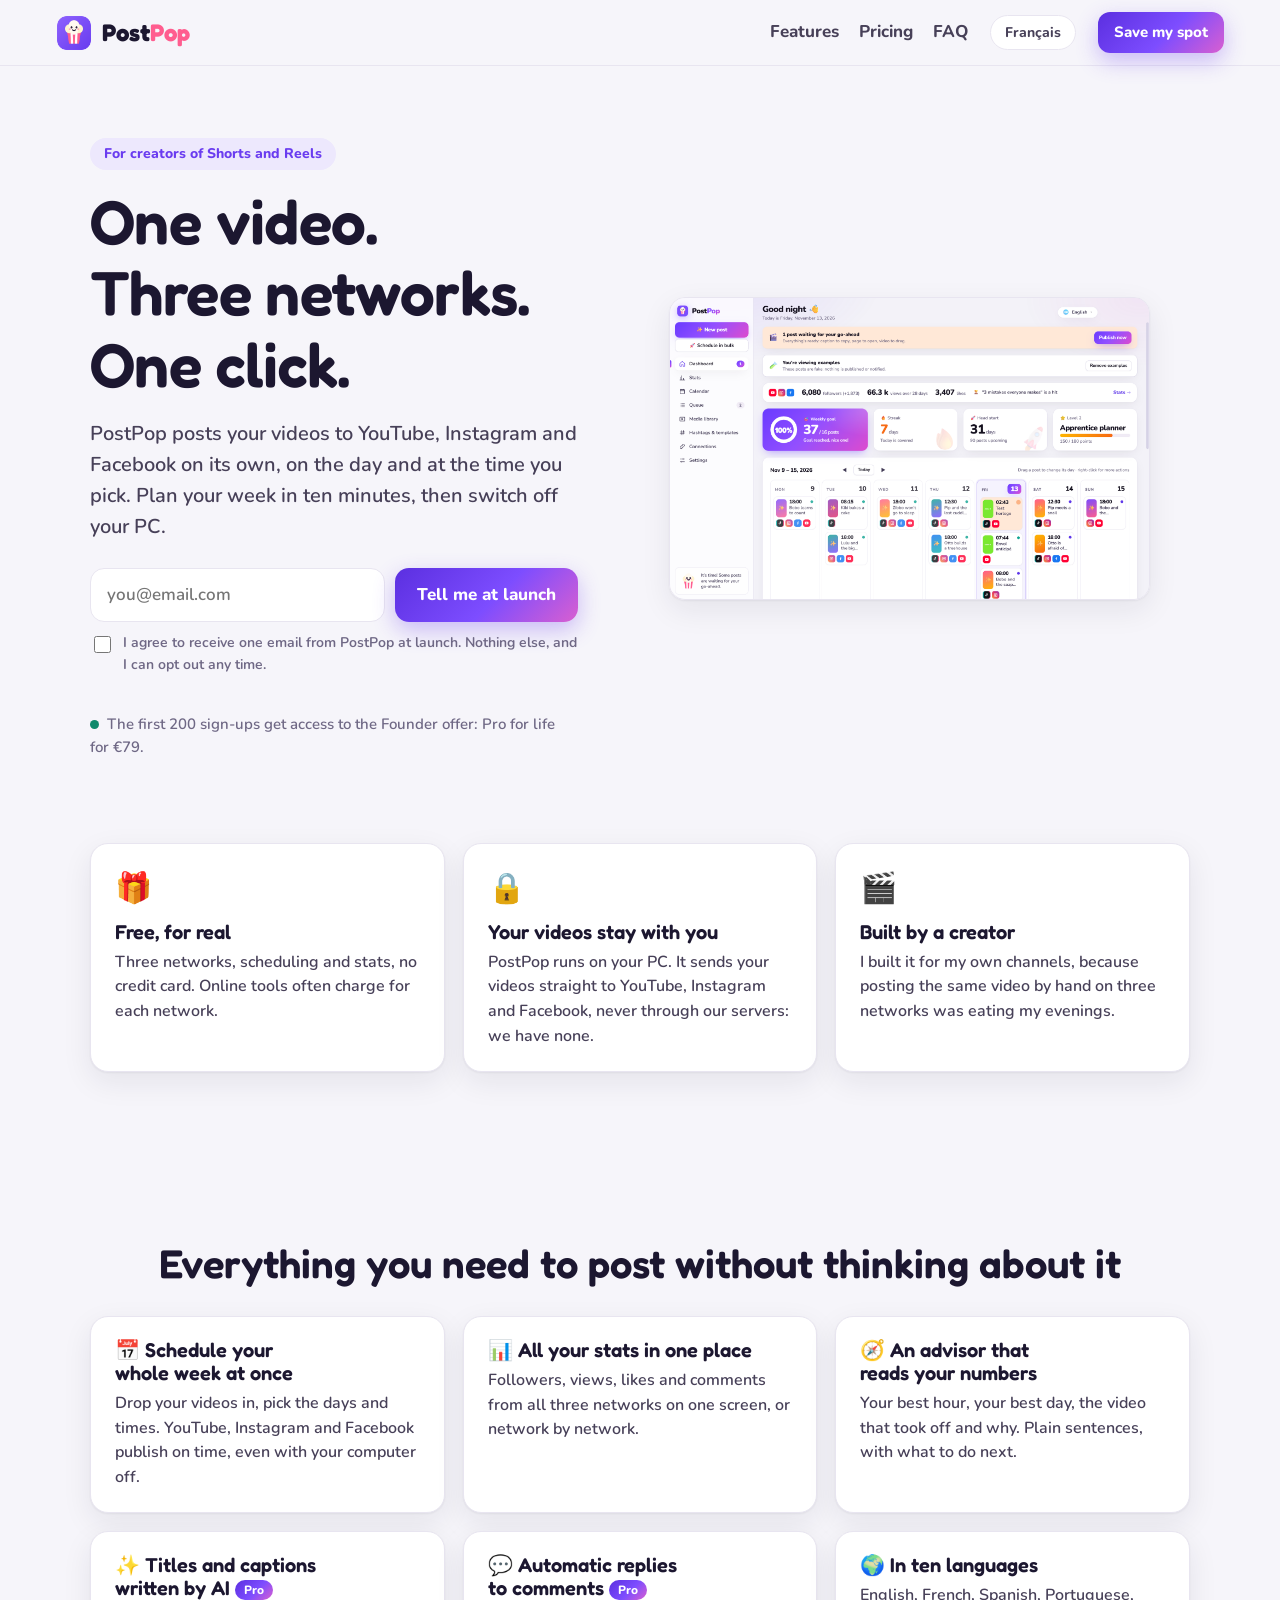
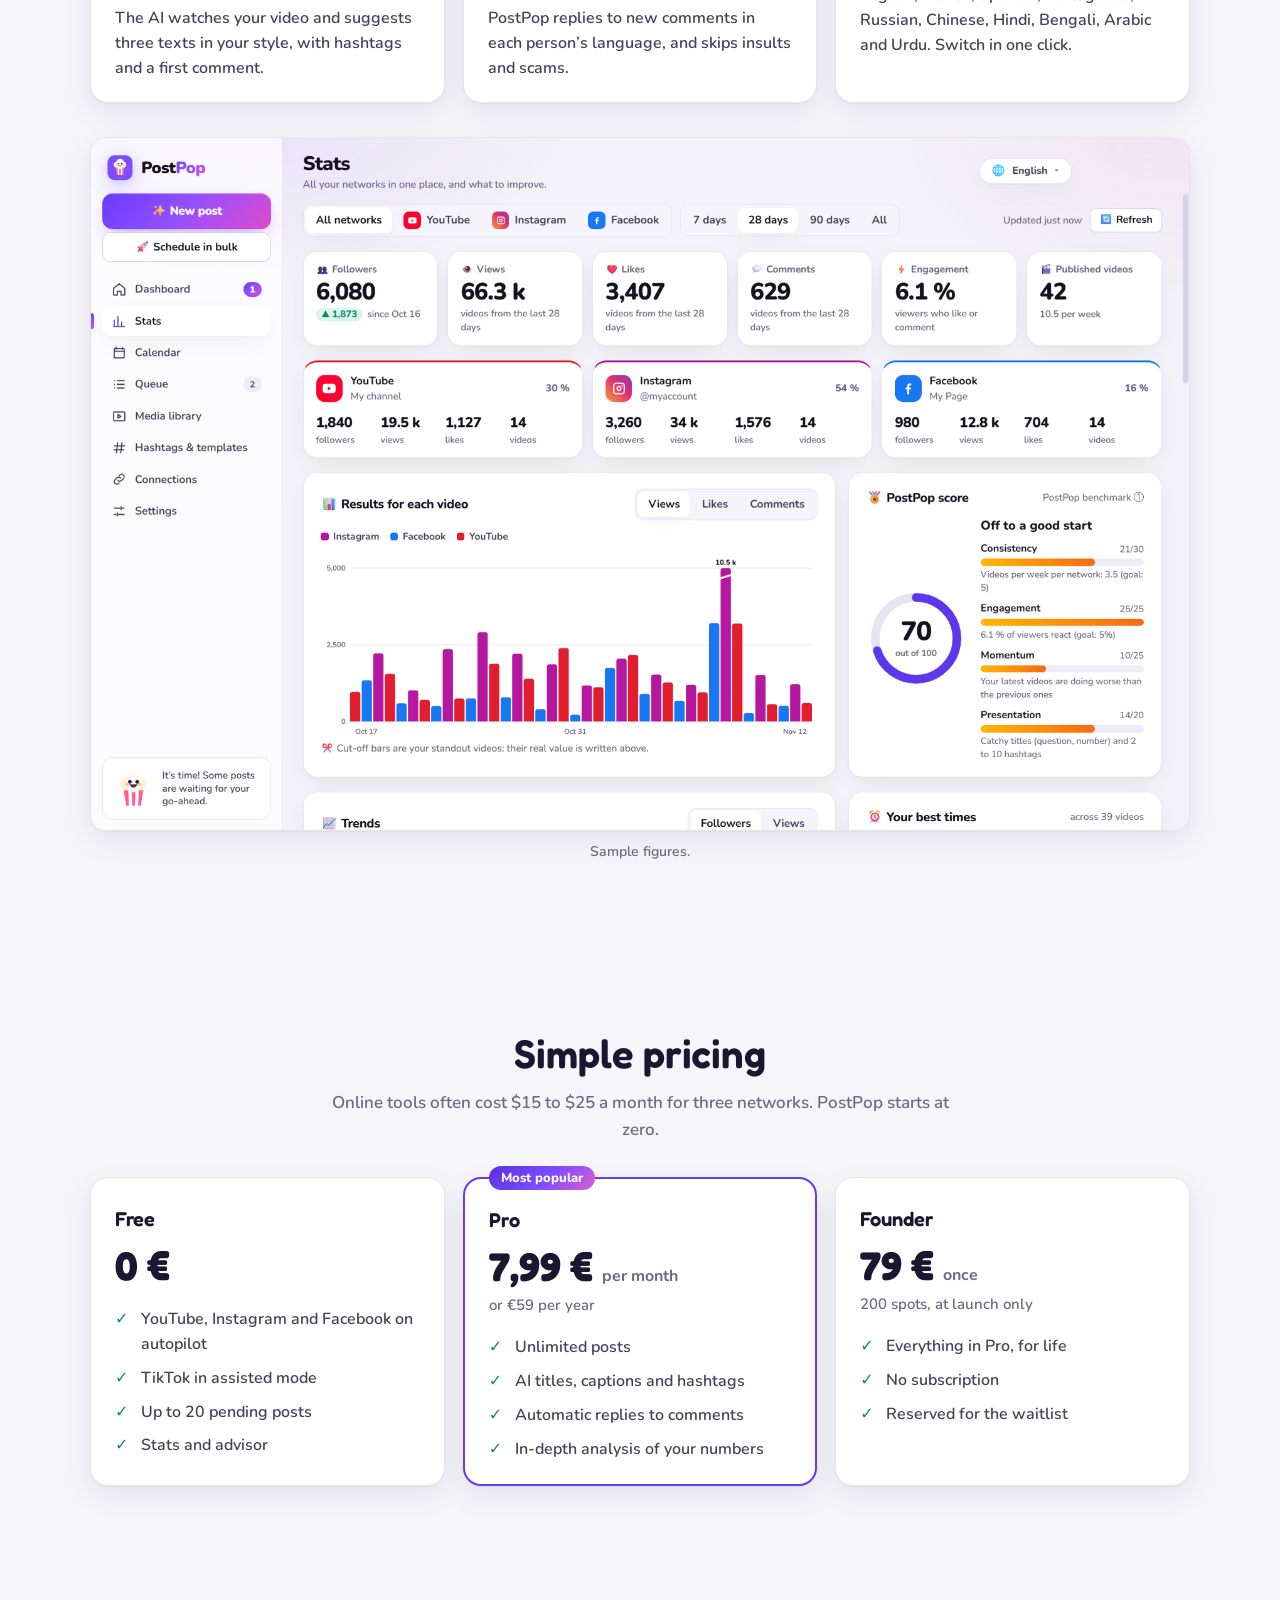
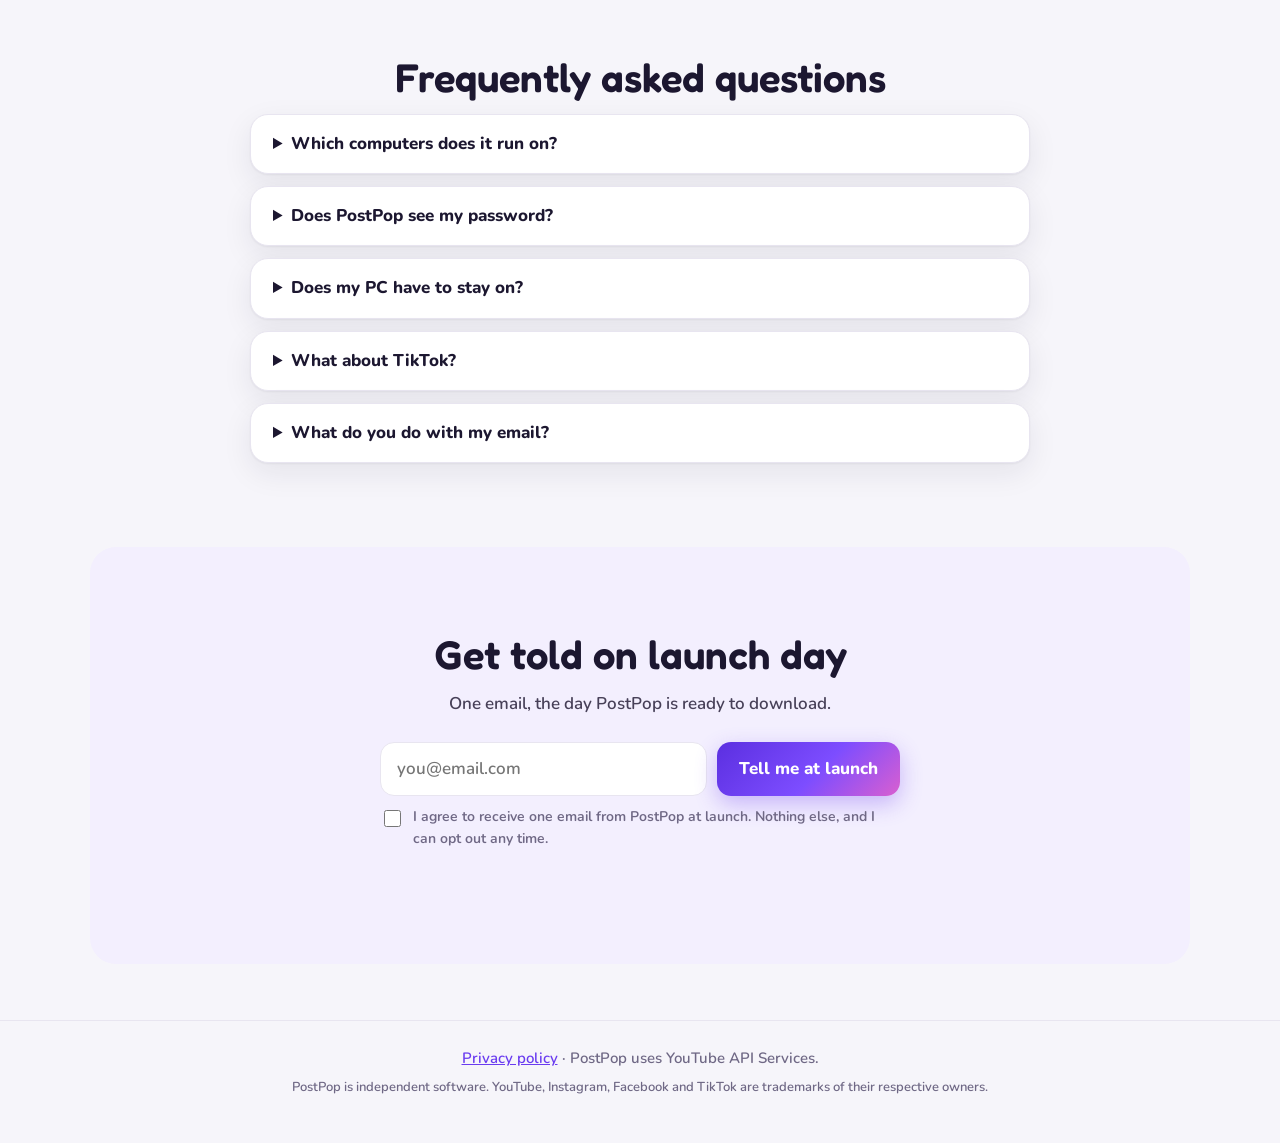
<file: index.html>
<!doctype html>
<html lang="fr">
<head>
<meta charset="utf-8">
<meta name="viewport" content="width=device-width, initial-scale=1">
<title>PostPop : une vidéo, trois réseaux, un clic</title>
<meta name="description" content="PostPop publie tes Shorts et tes Reels sur YouTube, Instagram et Facebook, tout seul, à l'heure que tu choisis. Gratuit, pour Windows.">
<link rel="icon" href="img/icone.png">
<link rel="stylesheet" href="style.css">
</head>
<body>
<header class="top">
  <a class="brand" href="#"><img src="img/icone.png" alt="" width="36" height="36"><span>Post<b>Pop</b></span></a>
  <nav>
    <a href="#fonctions" data-t="nav.features">Fonctions</a>
    <a href="#prix" data-t="nav.pricing">Prix</a>
    <a href="#questions" data-t="nav.faq">Questions</a>
  </nav>
  <button class="lang" id="lang" type="button" aria-label="Changer de langue / Change language">English</button>
  <a class="btn primary small cta" href="#inscription" data-t="nav.cta">Je veux ma place</a>
</header>

<main>
<section class="hero">
  <div class="hero-text">
    <p class="tag" data-t="hero.tag">Pour les créateurs de Shorts et de Reels</p>
    <h1 data-t="hero.title">Une vidéo. Trois réseaux. Un clic.</h1>
    <p class="lead" data-t="hero.lead">PostPop publie tes vidéos sur YouTube, Instagram et Facebook, tout seul, au jour et à l'heure que tu choisis. Tu prépares ta semaine en dix minutes, puis tu éteins ton PC.</p>
    <form class="join" data-form novalidate>
      <label class="sr" for="email-1" data-t="form.label">Ton adresse e-mail</label>
      <input id="email-1" name="email" type="email" autocomplete="email" required placeholder="ton@email.fr" data-tp="form.placeholder">
      <input class="hp" name="site" type="text" tabindex="-1" autocomplete="off" aria-hidden="true">
      <button class="btn primary" type="submit" data-t="form.button">Prévenez-moi au lancement</button>
      <label class="consent"><input name="consent" type="checkbox" required> <span data-t="form.consent">J'accepte de recevoir un e-mail de PostPop pour le lancement. Rien d'autre, et je peux me retirer quand je veux.</span></label>
      <p class="form-msg" role="status" aria-live="polite"></p>
    </form>
    <p class="hint"><span class="dot"></span> <span data-t="hero.founder">Les 200 premiers inscrits auront accès à l'offre Fondateur : Pro à vie pour 79 €.</span> <b class="left" data-left hidden></b></p>
  </div>
  <figure class="hero-shot">
    <img src="img/tableau-de-bord-fr.png" data-img="tableau-de-bord" alt="Le tableau de bord de PostPop : la semaine de publications, réseau par réseau" width="1750" height="1102">
  </figure>
</section>

<section class="trio">
  <article><span class="ico">🎁</span><h3 data-t="trio.1.t">Gratuit pour de vrai</h3><p data-t="trio.1.p">Trois réseaux, la programmation et les statistiques, sans carte bancaire. Les outils en ligne font souvent payer chaque réseau.</p></article>
  <article><span class="ico">🔒</span><h3 data-t="trio.2.t">Tes vidéos restent chez toi</h3><p data-t="trio.2.p">PostPop tourne sur ton PC. Il envoie tes vidéos directement à YouTube, Instagram et Facebook, sans passer par nos serveurs : nous n'en avons pas.</p></article>
  <article><span class="ico">🎬</span><h3 data-t="trio.3.t">Fait par un créateur</h3><p data-t="trio.3.p">Je l'ai construit pour mes propres chaînes, parce que publier la même vidéo à la main sur trois réseaux me prenait mes soirées.</p></article>
</section>

<section id="fonctions" class="features">
  <h2 data-t="feat.title">Tout ce qu'il faut pour publier sans y penser</h2>
  <div class="grid">
    <article><h3 data-t="feat.1.t">📅 Programme ta semaine d'un coup</h3><p data-t="feat.1.p">Glisse tes vidéos, choisis les jours et les heures. YouTube, Instagram et Facebook publient à l'heure dite, même ordinateur éteint.</p></article>
    <article><h3 data-t="feat.2.t">📊 Toutes tes statistiques au même endroit</h3><p data-t="feat.2.p">Abonnés, vues, j'aime et commentaires des trois réseaux réunis sur un seul écran, ou réseau par réseau.</p></article>
    <article><h3 data-t="feat.3.t">🧭 Un conseiller qui lit tes chiffres</h3><p data-t="feat.3.p">Ta meilleure heure, ton meilleur jour, la vidéo qui cartonne et pourquoi. Des phrases simples, avec quoi faire ensuite.</p></article>
    <article><h3><span data-t="feat.4.t">✨ Titres et légendes écrits par l'IA</span> <em class="pro">Pro</em></h3><p data-t="feat.4.p">L'IA regarde ta vidéo et propose trois textes dans ton style, avec les hashtags et le premier commentaire.</p></article>
    <article><h3><span data-t="feat.5.t">💬 Réponses automatiques aux commentaires</span> <em class="pro">Pro</em></h3><p data-t="feat.5.p">PostPop répond à tes nouveaux commentaires dans la langue de chacun, et laisse de côté les insultes et les arnaques.</p></article>
    <article><h3 data-t="feat.6.t">🌍 En dix langues</h3><p data-t="feat.6.p">Français, anglais, espagnol, portugais, russe, chinois, hindi, bengali, arabe et ourdou. Tu changes d'un clic.</p></article>
  </div>
  <figure class="wide-shot">
    <img src="img/statistiques-fr.png" data-img="statistiques" alt="L'écran Statistiques de PostPop : chiffres clés, résultat de chaque vidéo et note sur 100" width="1750" height="1102" loading="lazy">
    <figcaption data-t="feat.caption">Chiffres d'exemple.</figcaption>
  </figure>
</section>

<section id="prix" class="pricing">
  <h2 data-t="price.title">Des prix simples</h2>
  <p class="sub" data-t="price.sub">Les outils en ligne coûtent souvent 15 à 25 $ par mois pour trois réseaux. PostPop commence à zéro.</p>
  <div class="plans">
    <article class="plan">
      <h3 data-t="price.free.t">Gratuit</h3>
      <p class="amount">0 €</p>
      <ul>
        <li data-t="price.free.1">YouTube, Instagram et Facebook en automatique</li>
        <li data-t="price.free.2">TikTok en mode assisté</li>
        <li data-t="price.free.3">Jusqu'à 20 publications en attente</li>
        <li data-t="price.free.4">Statistiques et conseiller</li>
      </ul>
    </article>
    <article class="plan best">
      <p class="ribbon" data-t="price.pro.ribbon">Le plus choisi</p>
      <h3>Pro</h3>
      <p class="amount">7,99 € <small data-t="price.pro.per">par mois</small></p>
      <p class="or" data-t="price.pro.or">ou 59 € par an</p>
      <ul>
        <li data-t="price.pro.1">Publications sans limite</li>
        <li data-t="price.pro.2">Titres, légendes et hashtags par l'IA</li>
        <li data-t="price.pro.3">Réponses automatiques aux commentaires</li>
        <li data-t="price.pro.4">Analyse approfondie de tes chiffres</li>
      </ul>
    </article>
    <article class="plan">
      <h3 data-t="price.founder.t">Fondateur</h3>
      <p class="amount">79 € <small data-t="price.founder.per">une fois</small></p>
      <p class="or" data-t="price.founder.or">200 places, au lancement seulement</p>
      <ul>
        <li data-t="price.founder.1">Tout Pro, à vie</li>
        <li data-t="price.founder.2">Aucun abonnement</li>
        <li data-t="price.founder.3">Réservé aux inscrits de la liste d'attente</li>
      </ul>
    </article>
  </div>
</section>

<section id="questions" class="faq">
  <h2 data-t="faq.title">Questions fréquentes</h2>
  <details><summary data-t="faq.1.q">Sur quel ordinateur ça marche ?</summary><p data-t="faq.1.a">Windows 10 et Windows 11. Pas encore de version Mac.</p></details>
  <details><summary data-t="faq.2.q">Est-ce que PostPop voit mon mot de passe ?</summary><p data-t="faq.2.a">Non. Tu te connectes sur les pages officielles de Google et de Meta, et PostPop reçoit seulement l'autorisation de publier. Tu peux la retirer quand tu veux.</p></details>
  <details><summary data-t="faq.3.q">Mon PC doit-il rester allumé ?</summary><p data-t="faq.3.a">Non pour YouTube et Facebook : ils gardent ta vidéo et la publient à l'heure. Pour Instagram, un petit relais gratuit sur ton propre compte Google s'en charge.</p></details>
  <details><summary data-t="faq.4.q">Et TikTok ?</summary><p data-t="faq.4.a">TikTok ne laisse pas un petit logiciel publier à ta place. PostPop te prévient à l'heure, copie ta légende et ouvre la bonne page : vingt secondes à la main.</p></details>
  <details><summary data-t="faq.5.q">Que faites-vous de mon e-mail ?</summary><p data-t="faq.5.a">Il sert à une seule chose : te prévenir du lancement. Il n'est ni vendu ni partagé, et tu peux le faire supprimer à tout moment. Le détail est dans les règles de confidentialité.</p></details>
</section>

<section id="inscription" class="final">
  <h2 data-t="final.title">Sois prévenu le jour du lancement</h2>
  <p data-t="final.sub">Un seul e-mail, le jour où PostPop est prêt à être téléchargé.</p>
  <form class="join center" data-form novalidate>
    <label class="sr" for="email-2" data-t="form.label">Ton adresse e-mail</label>
    <input id="email-2" name="email" type="email" autocomplete="email" required placeholder="ton@email.fr" data-tp="form.placeholder">
    <input class="hp" name="site" type="text" tabindex="-1" autocomplete="off" aria-hidden="true">
    <button class="btn primary" type="submit" data-t="form.button">Prévenez-moi au lancement</button>
    <label class="consent"><input name="consent" type="checkbox" required> <span data-t="form.consent">J'accepte de recevoir un e-mail de PostPop pour le lancement. Rien d'autre, et je peux me retirer quand je veux.</span></label>
    <p class="form-msg" role="status" aria-live="polite"></p>
  </form>
</section>
</main>

<footer>
  <p><a href="confidentialite.html" data-t="foot.privacy">Règles de confidentialité</a> · <span data-t="foot.api">PostPop utilise les services d'API YouTube.</span></p>
  <p class="small" data-t="foot.legal">PostPop est un logiciel indépendant. YouTube, Instagram, Facebook et TikTok sont des marques de leurs propriétaires respectifs.</p>
  <p class="small" data-legal></p>
</footer>

<script src="config.js"></script>
<script src="app.js"></script>
</body>
</html>
</file>
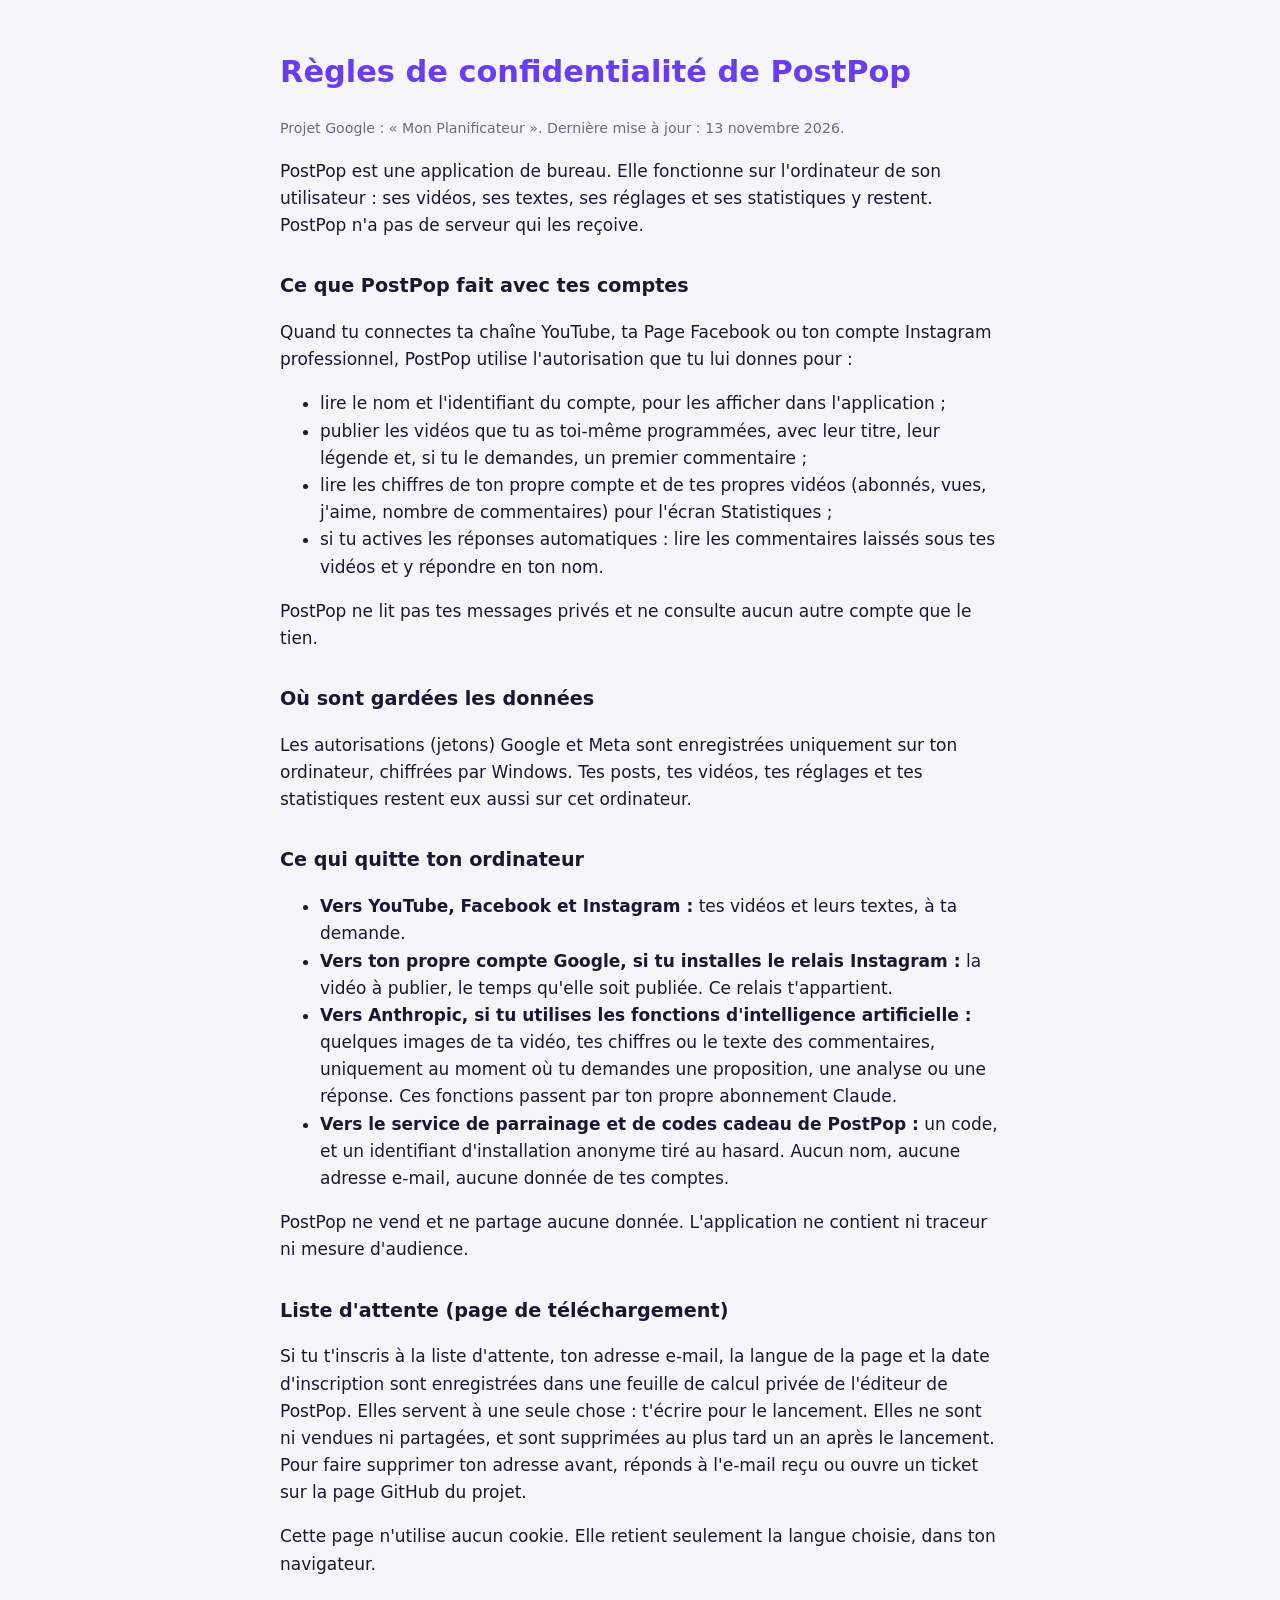
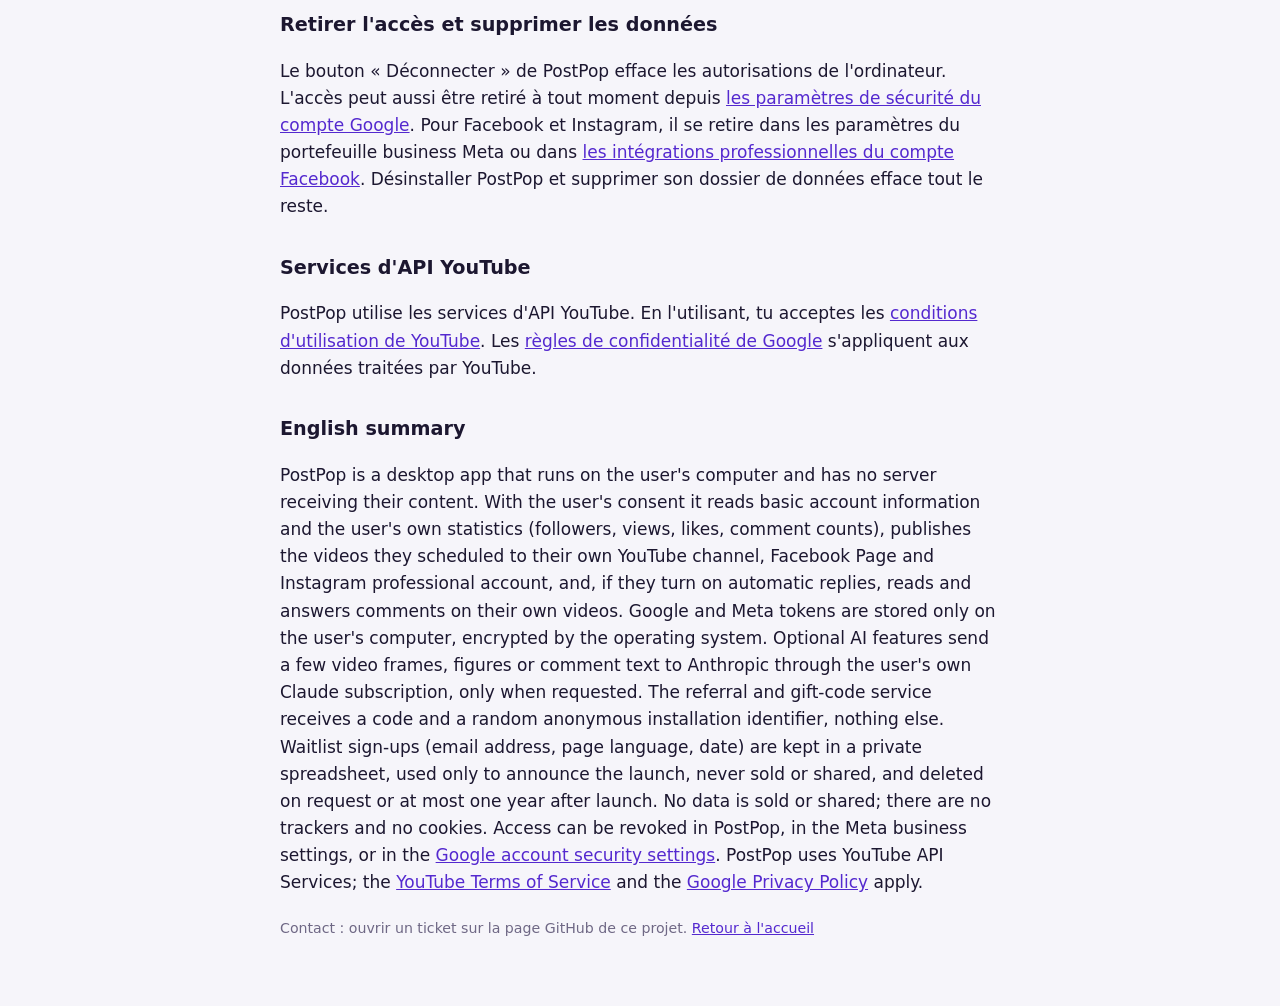
<file: confidentialite.html>
<!doctype html>
<html lang="fr">
<head>
<meta charset="utf-8">
<meta name="viewport" content="width=device-width, initial-scale=1">
<title>PostPop : règles de confidentialité</title>
<link rel="icon" href="img/icone.png">
<style>
body{margin:0;font:17px/1.6 system-ui,sans-serif;background:#f6f5fa;color:#1c1730}
main{max-width:720px;margin:0 auto;padding:48px 20px}
h1{font-size:1.9rem;margin:0 0 4px;color:#6a3cf0}
h2{font-size:1.2rem;margin-top:32px}
a{color:#5429cf}
small{color:#6f6885}
@media (prefers-color-scheme: dark){body{background:#14111c;color:#f4f1fb}h1{color:#a586ff}a{color:#a586ff}small{color:#a59dba}}
</style>
</head>
<body>
<main>
<h1>Règles de confidentialité de PostPop</h1>
<p><small>Projet Google : « Mon Planificateur ». Dernière mise à jour : 13 novembre 2026.</small></p>
<p>PostPop est une application de bureau. Elle fonctionne sur l'ordinateur de son utilisateur : ses vidéos, ses textes, ses réglages et ses statistiques y restent. PostPop n'a pas de serveur qui les reçoive.</p>

<h2>Ce que PostPop fait avec tes comptes</h2>
<p>Quand tu connectes ta chaîne YouTube, ta Page Facebook ou ton compte Instagram professionnel, PostPop utilise l'autorisation que tu lui donnes pour :</p>
<ul>
<li>lire le nom et l'identifiant du compte, pour les afficher dans l'application ;</li>
<li>publier les vidéos que tu as toi-même programmées, avec leur titre, leur légende et, si tu le demandes, un premier commentaire ;</li>
<li>lire les chiffres de ton propre compte et de tes propres vidéos (abonnés, vues, j'aime, nombre de commentaires) pour l'écran Statistiques ;</li>
<li>si tu actives les réponses automatiques : lire les commentaires laissés sous tes vidéos et y répondre en ton nom.</li>
</ul>
<p>PostPop ne lit pas tes messages privés et ne consulte aucun autre compte que le tien.</p>

<h2>Où sont gardées les données</h2>
<p>Les autorisations (jetons) Google et Meta sont enregistrées uniquement sur ton ordinateur, chiffrées par Windows. Tes posts, tes vidéos, tes réglages et tes statistiques restent eux aussi sur cet ordinateur.</p>

<h2>Ce qui quitte ton ordinateur</h2>
<ul>
<li><b>Vers YouTube, Facebook et Instagram :</b> tes vidéos et leurs textes, à ta demande.</li>
<li><b>Vers ton propre compte Google, si tu installes le relais Instagram :</b> la vidéo à publier, le temps qu'elle soit publiée. Ce relais t'appartient.</li>
<li><b>Vers Anthropic, si tu utilises les fonctions d'intelligence artificielle :</b> quelques images de ta vidéo, tes chiffres ou le texte des commentaires, uniquement au moment où tu demandes une proposition, une analyse ou une réponse. Ces fonctions passent par ton propre abonnement Claude.</li>
<li><b>Vers le service de parrainage et de codes cadeau de PostPop :</b> un code, et un identifiant d'installation anonyme tiré au hasard. Aucun nom, aucune adresse e-mail, aucune donnée de tes comptes.</li>
</ul>
<p>PostPop ne vend et ne partage aucune donnée. L'application ne contient ni traceur ni mesure d'audience.</p>

<h2>Liste d'attente (page de téléchargement)</h2>
<p>Si tu t'inscris à la liste d'attente, ton adresse e-mail, la langue de la page et la date d'inscription sont enregistrées dans une feuille de calcul privée de l'éditeur de PostPop. Elles servent à une seule chose : t'écrire pour le lancement. Elles ne sont ni vendues ni partagées, et sont supprimées au plus tard un an après le lancement. Pour faire supprimer ton adresse avant, réponds à l'e-mail reçu ou ouvre un ticket sur la page GitHub du projet.</p>
<p>Cette page n'utilise aucun cookie. Elle retient seulement la langue choisie, dans ton navigateur.</p>

<h2>Retirer l'accès et supprimer les données</h2>
<p>Le bouton « Déconnecter » de PostPop efface les autorisations de l'ordinateur. L'accès peut aussi être retiré à tout moment depuis <a href="https://myaccount.google.com/permissions">les paramètres de sécurité du compte Google</a>. Pour Facebook et Instagram, il se retire dans les paramètres du portefeuille business Meta ou dans <a href="https://www.facebook.com/settings?tab=business_tools">les intégrations professionnelles du compte Facebook</a>. Désinstaller PostPop et supprimer son dossier de données efface tout le reste.</p>

<h2>Services d'API YouTube</h2>
<p>PostPop utilise les services d'API YouTube. En l'utilisant, tu acceptes les <a href="https://www.youtube.com/t/terms">conditions d'utilisation de YouTube</a>. Les <a href="https://policies.google.com/privacy">règles de confidentialité de Google</a> s'appliquent aux données traitées par YouTube.</p>

<h2>English summary</h2>
<p>PostPop is a desktop app that runs on the user's computer and has no server receiving their content. With the user's consent it reads basic account information and the user's own statistics (followers, views, likes, comment counts), publishes the videos they scheduled to their own YouTube channel, Facebook Page and Instagram professional account, and, if they turn on automatic replies, reads and answers comments on their own videos. Google and Meta tokens are stored only on the user's computer, encrypted by the operating system. Optional AI features send a few video frames, figures or comment text to Anthropic through the user's own Claude subscription, only when requested. The referral and gift-code service receives a code and a random anonymous installation identifier, nothing else. Waitlist sign-ups (email address, page language, date) are kept in a private spreadsheet, used only to announce the launch, never sold or shared, and deleted on request or at most one year after launch. No data is sold or shared; there are no trackers and no cookies. Access can be revoked in PostPop, in the Meta business settings, or in the <a href="https://myaccount.google.com/permissions">Google account security settings</a>. PostPop uses YouTube API Services; the <a href="https://www.youtube.com/t/terms">YouTube Terms of Service</a> and the <a href="https://policies.google.com/privacy">Google Privacy Policy</a> apply.</p>
<p><small>Contact : ouvrir un ticket sur la page GitHub de ce projet. <a href="index.html">Retour à l'accueil</a></small></p>
</main>
</body>
</html>
</file>
<file: style.css>
/* Page de téléchargement de PostPop. Mêmes couleurs et mêmes polices que l'application ; aucune ressource
   chargée depuis un autre site (polices et images sont dans ce dossier). */

@font-face { font-family: 'Fredoka'; src: url('fonts/fredoka-latin-wght-normal.woff2') format('woff2-variations'); font-weight: 300 700; font-display: swap; }
@font-face { font-family: 'Nunito'; src: url('fonts/nunito-latin-wght-normal.woff2') format('woff2-variations'); font-weight: 200 1000; font-display: swap; }

:root {
  --bg: #f6f5fa; --surface: #ffffff; --ink: #1c1730; --ink-2: #474058; --muted: #6f6885; --line: #e8e5f0;
  --primary: #6a3cf0; --primary-deep: #5429cf; --pink: #ff5d8f; --good: #0f8a6c; --red: #c9353a;
  --grad: linear-gradient(135deg, #5b2fe0, #7d4dff 55%, #d95fd0);
  --shadow: 0 1px 2px rgba(28, 23, 48, 0.05), 0 10px 30px rgba(28, 23, 48, 0.08);
}
@media (prefers-color-scheme: dark) {
  :root { --bg: #14111c; --surface: #1e1a2a; --ink: #f4f1fb; --ink-2: #cfc8e0; --muted: #a59dba; --line: #2e283e; --primary: #a586ff; --primary-deep: #7c5ce0; --good: #45d3a8; --red: #ff7a7f; --shadow: 0 10px 30px rgba(0, 0, 0, 0.35); }
}

* { box-sizing: border-box; }
html { scroll-behavior: smooth; }
body { margin: 0; font: 600 17px/1.55 'Nunito', 'Segoe UI', system-ui, sans-serif; color: var(--ink); background: var(--bg); -webkit-font-smoothing: antialiased; }
h1, h2, h3 { font-family: 'Fredoka', 'Segoe UI', system-ui, sans-serif; font-weight: 600; margin: 0; line-height: 1.15; text-wrap: balance; }
p { margin: 0; }
a { color: var(--primary); }
img { max-width: 100%; height: auto; display: block; }
.sr { position: absolute; width: 1px; height: 1px; overflow: hidden; clip-path: inset(50%); }
:focus-visible { outline: 3px solid var(--primary); outline-offset: 3px; border-radius: 8px; }

.top { position: sticky; top: 0; z-index: 5; display: flex; align-items: center; gap: 22px; padding: 12px clamp(16px, 5vw, 56px); background: color-mix(in srgb, var(--bg) 88%, transparent); backdrop-filter: blur(10px); border-bottom: 1px solid var(--line); }
.brand { display: flex; align-items: center; gap: 10px; text-decoration: none; color: var(--ink); font: 700 24px 'Fredoka', sans-serif; }
.brand b { color: var(--pink); }
.brand img { border-radius: 10px; }
.top nav { display: flex; gap: 20px; margin-left: auto; }
.top nav a { color: var(--ink-2); text-decoration: none; font-weight: 750; }
.top nav a:hover { color: var(--primary); }
.lang { border: 1px solid var(--line); background: var(--surface); color: var(--ink-2); border-radius: 99px; padding: 6px 14px; font: inherit; font-size: 14px; font-weight: 750; cursor: pointer; }

.btn { display: inline-flex; align-items: center; justify-content: center; border: 0; border-radius: 14px; padding: 13px 22px; font: inherit; font-weight: 800; cursor: pointer; text-decoration: none; white-space: nowrap; }
.btn.primary { background: var(--grad); color: #fff; box-shadow: 0 8px 22px rgba(106, 60, 240, 0.32); }
.btn.primary:hover { filter: brightness(1.07); }
.btn.small { padding: 9px 16px; font-size: 15px; border-radius: 12px; }
.btn[disabled] { opacity: 0.6; cursor: progress; }

main { max-width: 1180px; margin: 0 auto; padding: 0 clamp(16px, 5vw, 40px); }
section { padding: clamp(40px, 7vw, 84px) 0; }
h2 { font-size: clamp(28px, 4vw, 40px); text-align: center; margin-bottom: 14px; }
.sub { text-align: center; color: var(--muted); max-width: 640px; margin: 0 auto 34px; }

.hero { display: grid; grid-template-columns: minmax(0, 1fr) minmax(0, 1.15fr); gap: clamp(24px, 4vw, 56px); align-items: center; padding-top: clamp(32px, 6vw, 72px); }
.tag { display: inline-block; background: color-mix(in srgb, var(--primary) 12%, var(--surface)); color: var(--primary); border-radius: 99px; padding: 5px 14px; font-size: 14px; font-weight: 800; margin-bottom: 16px; }
h1 { font-size: clamp(38px, 6vw, 62px); letter-spacing: -0.01em; }
.lead { font-size: clamp(17px, 2vw, 20px); color: var(--ink-2); margin: 18px 0 26px; max-width: 34em; }
.hero-shot img, .wide-shot img { border-radius: 16px; border: 1px solid var(--line); box-shadow: var(--shadow); }
.hint { margin-top: 6px; color: var(--muted); font-size: 15px; }
.dot { display: inline-block; width: 9px; height: 9px; border-radius: 50%; background: var(--good); margin-right: 4px; }
.left { color: var(--ink); }

.join { display: grid; grid-template-columns: minmax(0, 1fr) auto; gap: 10px; max-width: 520px; }
.join.center { margin: 24px auto 0; }
.join input[type='email'] { min-width: 0; border: 1.5px solid var(--line); background: var(--surface); color: var(--ink); border-radius: 14px; padding: 13px 16px; font: inherit; }
.join input[type='email']:focus { border-color: var(--primary); outline: none; }
.join .hp { position: absolute; left: -5000px; }
.consent { grid-column: 1 / -1; display: flex; gap: 9px; align-items: flex-start; font-size: 14px; font-weight: 650; color: var(--muted); text-align: left; }
.consent input { margin-top: 4px; width: 17px; height: 17px; accent-color: var(--primary); flex: none; }
.form-msg { grid-column: 1 / -1; font-size: 15px; font-weight: 800; min-height: 1.4em; text-align: left; }
.form-msg.ok { color: var(--good); }
.form-msg.bad { color: var(--red); }

.trio { display: grid; grid-template-columns: repeat(3, minmax(0, 1fr)); gap: 18px; padding-top: 0; }
.trio article, .features .grid article, .plan, .faq details { background: var(--surface); border: 1px solid var(--line); border-radius: 18px; padding: 22px 24px; box-shadow: var(--shadow); }
.ico { font-size: 30px; }
h3 { font-size: 20px; margin: 8px 0 6px; }
.trio p, .features p { color: var(--ink-2); font-size: 16px; }

.features .grid { display: grid; grid-template-columns: repeat(3, minmax(0, 1fr)); gap: 18px; margin-top: 30px; }
.features .grid h3 { margin-top: 0; }
.pro { font-style: normal; font: 800 12px 'Nunito', sans-serif; background: var(--grad); color: #fff; border-radius: 99px; padding: 2px 9px; vertical-align: middle; white-space: nowrap; }
.wide-shot { margin: 34px 0 0; }
figcaption { text-align: center; color: var(--muted); font-size: 14px; margin-top: 10px; }

.plans { display: grid; grid-template-columns: repeat(3, minmax(0, 1fr)); gap: 18px; align-items: stretch; }
.plan { position: relative; display: flex; flex-direction: column; gap: 4px; }
.plan.best { border: 2px solid var(--primary); }
.ribbon { position: absolute; top: -13px; left: 24px; background: var(--grad); color: #fff; border-radius: 99px; padding: 2px 12px; font-size: 13px; font-weight: 800; }
.amount { font: 700 40px 'Fredoka', sans-serif; }
.amount small { font: 700 16px 'Nunito', sans-serif; color: var(--muted); }
.or { color: var(--muted); font-size: 15px; }
.plan ul { list-style: none; padding: 0; margin: 14px 0 0; display: grid; gap: 9px; color: var(--ink-2); font-size: 16px; }
.plan li { padding-left: 26px; position: relative; }
.plan li::before { content: '✓'; position: absolute; left: 0; color: var(--good); font-weight: 900; }

.faq { max-width: 780px; margin: 0 auto; }
.faq details { margin-top: 12px; padding: 16px 22px; }
.faq summary { cursor: pointer; font-weight: 800; }
.faq details p { margin-top: 10px; color: var(--ink-2); }

.final { text-align: center; background: color-mix(in srgb, var(--primary) 8%, var(--surface)); border-radius: 26px; padding-left: 20px; padding-right: 20px; margin-bottom: 56px; }
.final p { color: var(--ink-2); }

footer { border-top: 1px solid var(--line); padding: 26px clamp(16px, 5vw, 56px) 40px; text-align: center; color: var(--muted); display: grid; gap: 6px; font-size: 15px; }
.small { font-size: 13px; }

@media (max-width: 900px) {
  .hero, .trio, .features .grid, .plans { grid-template-columns: minmax(0, 1fr); }
  .top nav { display: none; }
  .lang { margin-left: auto; }
  .hero-shot { order: -1; }
}
@media (max-width: 520px) {
  .join { grid-template-columns: minmax(0, 1fr); }
  .cta { display: none; }
}
</file>
